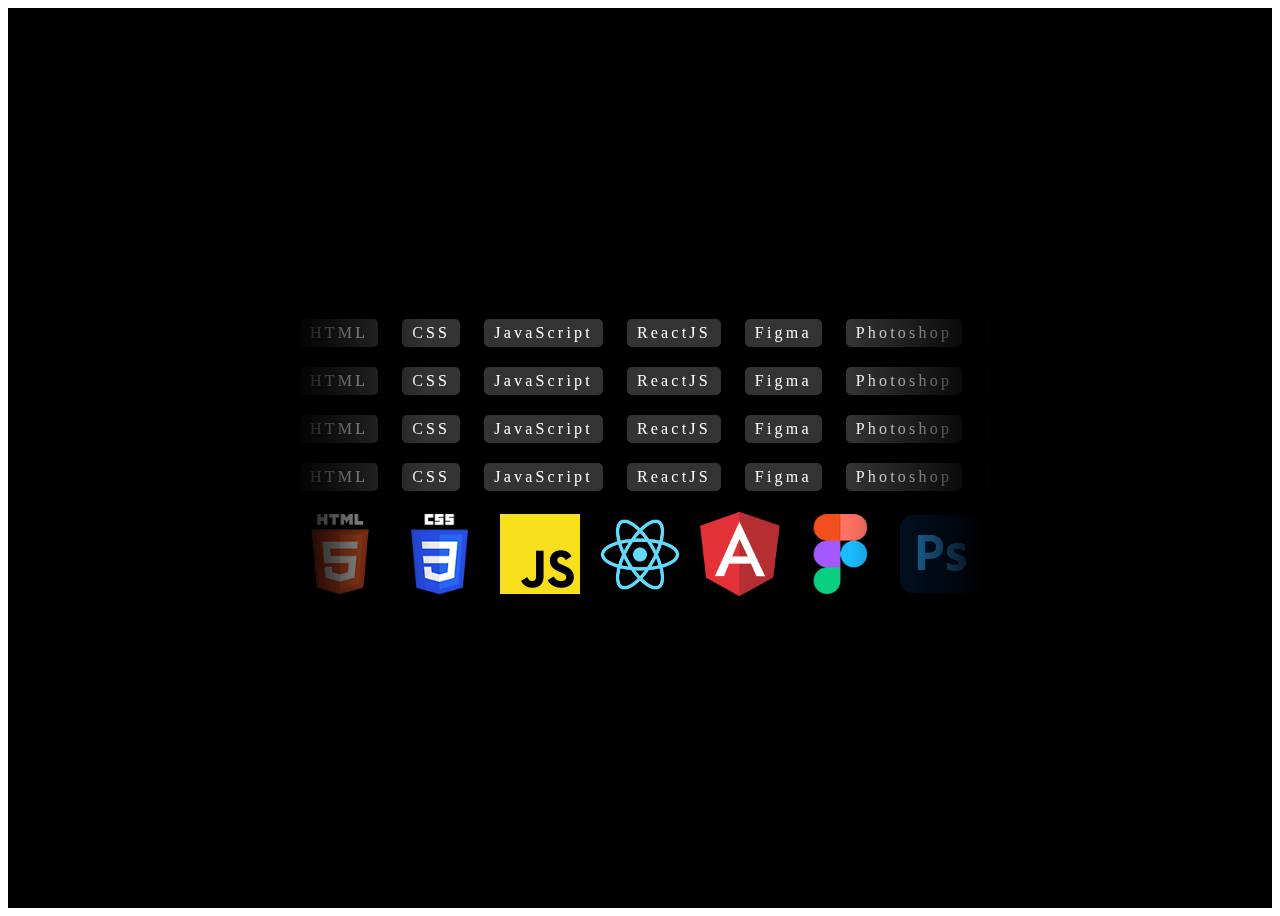
<file: InfiniteScroll-main/index.html>
<!DOCTYPE html>
<html lang="en">
  <head>
    <meta charset="UTF-8" />
    <meta name="viewport" content="width=device-width, initial-scale=1.0" />
    <title>Infinite Scroll</title>
    <!-- <link rel="stylesheet" href="styles.css" /> -->
    <style>
      .scroll_body {
        display: flex;
        justify-content: center;
        align-items: center;
        min-height: 100vh;
        background: #000;
        flex-direction: column;
      }

      .content_scroll {
        position: relative;
        display: flex;
        width: 700px;
        overflow: hidden;
        -webkit-mask-image: linear-gradient(
          90deg,
          transparent,
          #fff 20%,
          #fff 80%,
          transparent
        );
      }

      .content_scroll div {
        white-space: nowrap;
        animation: scroll var(--time) linear infinite;
        animation-delay: calc(var(--time) * -1);
      }

      .content_scroll div:nth-child(2) {
        animation: scroll2 var(--time) linear infinite;
        animation-delay: calc(var(--time) / -2);
      }

      @keyframes scroll {
        0% {
          transform: translateX(100%);
        }

        100% {
          transform: translateX(-100%);
        }
      }

      @keyframes scroll2 {
        0% {
          transform: translateX(0);
        }

        100% {
          transform: translateX(-200%);
        }
      }

      .content_scroll div span {
        display: inline-flex;
        margin: 10px;
        letter-spacing: 0.2em;
        background: #333;
        color: #fff;
        padding: 5px 10px;
        border-radius: 5px;
        transition: 0.5s;
      }

      .content_scroll div span:hover {
        background: #3fd2f9;
        cursor: pointer;
      }

      .scroll_imgBox div {
        display: flex;
        align-items: center;
        justify-content: center;
      }

      .scroll_imgBox img {
        max-width: 100px;
        scale: 0.8;
      }
    </style>
  </head>

  <body>
    <div class="scroll_body">
      <div class="content_scroll" style="--time: 20s">
        <div>
          <span>HTML</span>
          <span>CSS</span>
          <span>JavaScript</span>
          <span>ReactJS</span>
          <span>Figma</span>
          <span>Photoshop</span>
          <span>Premiere Pro</span>
          <span>Figma</span>
          <span>Angular</span>
          <span>Node JS</span>
        </div>
        <div>
          <span>HTML</span>
          <span>CSS</span>
          <span>JavaScript</span>
          <span>ReactJS</span>
          <span>Figma</span>
          <span>Photoshop</span>
          <span>Premiere Pro</span>
          <span>Figma</span>
          <span>Angular</span>
          <span>Node JS</span>
        </div>
      </div>
      <div class="content_scroll" style="--time: 30s">
        <div>
          <span>HTML</span>
          <span>CSS</span>
          <span>JavaScript</span>
          <span>ReactJS</span>
          <span>Figma</span>
          <span>Photoshop</span>
          <span>Premiere Pro</span>
          <span>Figma</span>
          <span>Angular</span>
          <span>Node JS</span>
        </div>
        <div>
          <span>HTML</span>
          <span>CSS</span>
          <span>JavaScript</span>
          <span>ReactJS</span>
          <span>Figma</span>
          <span>Photoshop</span>
          <span>Premiere Pro</span>
          <span>Figma</span>
          <span>Angular</span>
          <span>Node JS</span>
        </div>
      </div>
      <div class="content_scroll" style="--time: 25s">
        <div>
          <span>HTML</span>
          <span>CSS</span>
          <span>JavaScript</span>
          <span>ReactJS</span>
          <span>Figma</span>
          <span>Photoshop</span>
          <span>Premiere Pro</span>
          <span>Figma</span>
          <span>Angular</span>
          <span>Node JS</span>
        </div>
        <div>
          <span>HTML</span>
          <span>CSS</span>
          <span>JavaScript</span>
          <span>ReactJS</span>
          <span>Figma</span>
          <span>Photoshop</span>
          <span>Premiere Pro</span>
          <span>Figma</span>
          <span>Angular</span>
          <span>Node JS</span>
        </div>
      </div>
      <div class="content_scroll" style="--time: 40s">
        <div>
          <span>HTML</span>
          <span>CSS</span>
          <span>JavaScript</span>
          <span>ReactJS</span>
          <span>Figma</span>
          <span>Photoshop</span>
          <span>Premiere Pro</span>
          <span>Figma</span>
          <span>Angular</span>
          <span>Node JS</span>
        </div>
        <div>
          <span>HTML</span>
          <span>CSS</span>
          <span>JavaScript</span>
          <span>ReactJS</span>
          <span>Figma</span>
          <span>Photoshop</span>
          <span>Premiere Pro</span>
          <span>Figma</span>
          <span>Angular</span>
          <span>Node JS</span>
        </div>
      </div>

      <div class="content_scroll scroll_imgBox" style="--time: 25s">
        <div>
          <img src="./images/html.png" alt="" />
          <img src="./images/css.png" alt="" />
          <img src="./images/js.png" alt="" />
          <img src="./images/React.png" alt="" />
          <img src="./images/angular.png" alt="" />
          <img src="./images/figma.png" alt="" />
          <img src="./images/photoshop.png" alt="" />
          <img src="./images/mui.png" alt="" />
          <img src="./images/tailwind.png" alt="" />
          <img src="./images/premierePro.png" alt="" />
        </div>
        <div>
          <img src="./images/html.png" alt="" />
          <img src="./images/css.png" alt="" />
          <img src="./images/js.png" alt="" />
          <img src="./images/React.png" alt="" />
          <img src="./images/angular.png" alt="" />
          <img src="./images/figma.png" alt="" />
          <img src="./images/photoshop.png" alt="" />
          <img src="./images/mui.png" alt="" />
          <img src="./images/tailwind.png" alt="" />
          <img src="./images/premierePro.png" alt="" />
        </div>
      </div>
    </div>
  </body>
</html>
</file>
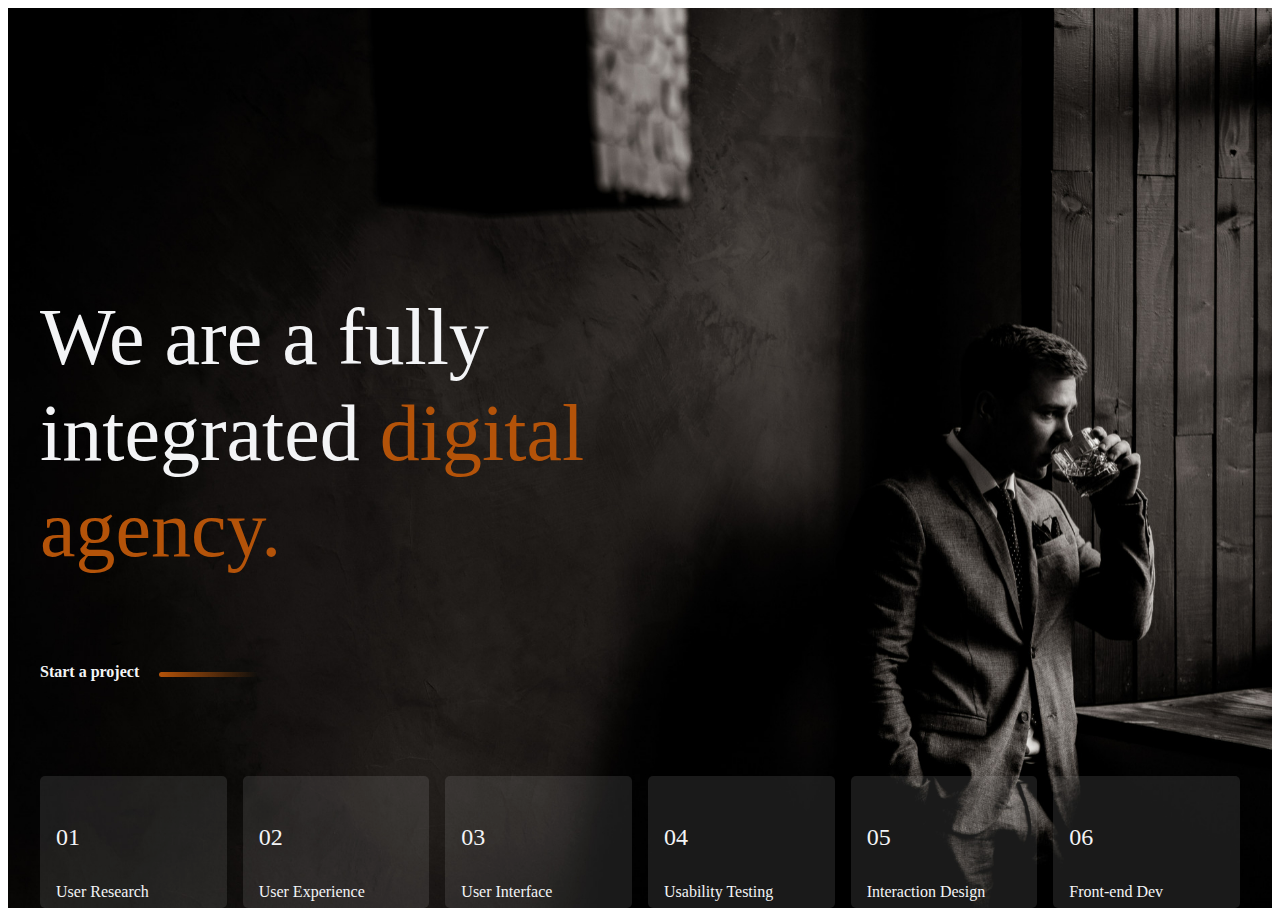
<file: Digital_Agency_Portfolio_19-04-23-main/Digital_Agency_Portfolio_19-04-23-main/index.html>
<!DOCTYPE html>
<html lang="en">

<head>
  <meta charset="UTF-8" />
  <meta http-equiv="X-UA-Compatible" content="IE=edge" />
  <meta name="viewport" content="width=device-width, initial-scale=1.0" />
  <link rel="stylesheet" href="styles.css" />
  <title>Web Design Mastery | Digital Agency Portfolio Page</title>
</head>

<body>

  <div class="about">
    <div class="about__container">
      <div class="about__content">
        <h1>
          We are a fully<br />integrated <span>digital<br />agency.</span>
        </h1>
        <a href="#" class="start__project">Start a project</a>
      </div>
      <div class="about__cards">
        <div class="about__card">
          <h4>01</h4>
          <h5>User Research</h5>
          <p>
            The process of gathering feedback from users to inform the design
            and development of products.
          </p>
        </div>
        <div class="about__card">
          <h4>02</h4>
          <h5>User Experience</h5>
          <p>
            It refers to the overall experience and satisfaction that a person
            has while interacting with a product.
          </p>
        </div>
        <div class="about__card">
          <h4>03</h4>
          <h5>User Interface</h5>
          <p>
            It refers to the design of software products to enable users to
            interact with them in an intuitive manner.
          </p>
        </div>
        <div class="about__card">
          <h4>04</h4>
          <h5>Usability Testing</h5>
          <p>
            A process of evaluating a product or service by testing it with
            representative users.
          </p>
        </div>
        <div class="about__card">
          <h4>05</h4>
          <h5>Interaction Design</h5>
          <p>
            The process of creating digital products that are user-friendly,
            intuitive, and enjoyable to use.
          </p>
        </div>
        <div class="about__card">
          <h4>06</h4>
          <h5>Front-end Dev</h5>
          <p>
            Involves designing the visual and interactive elements of a
            website that users interact with.
          </p>
        </div>
      </div>
    </div>
  </div>
</body>

</html>
</file>
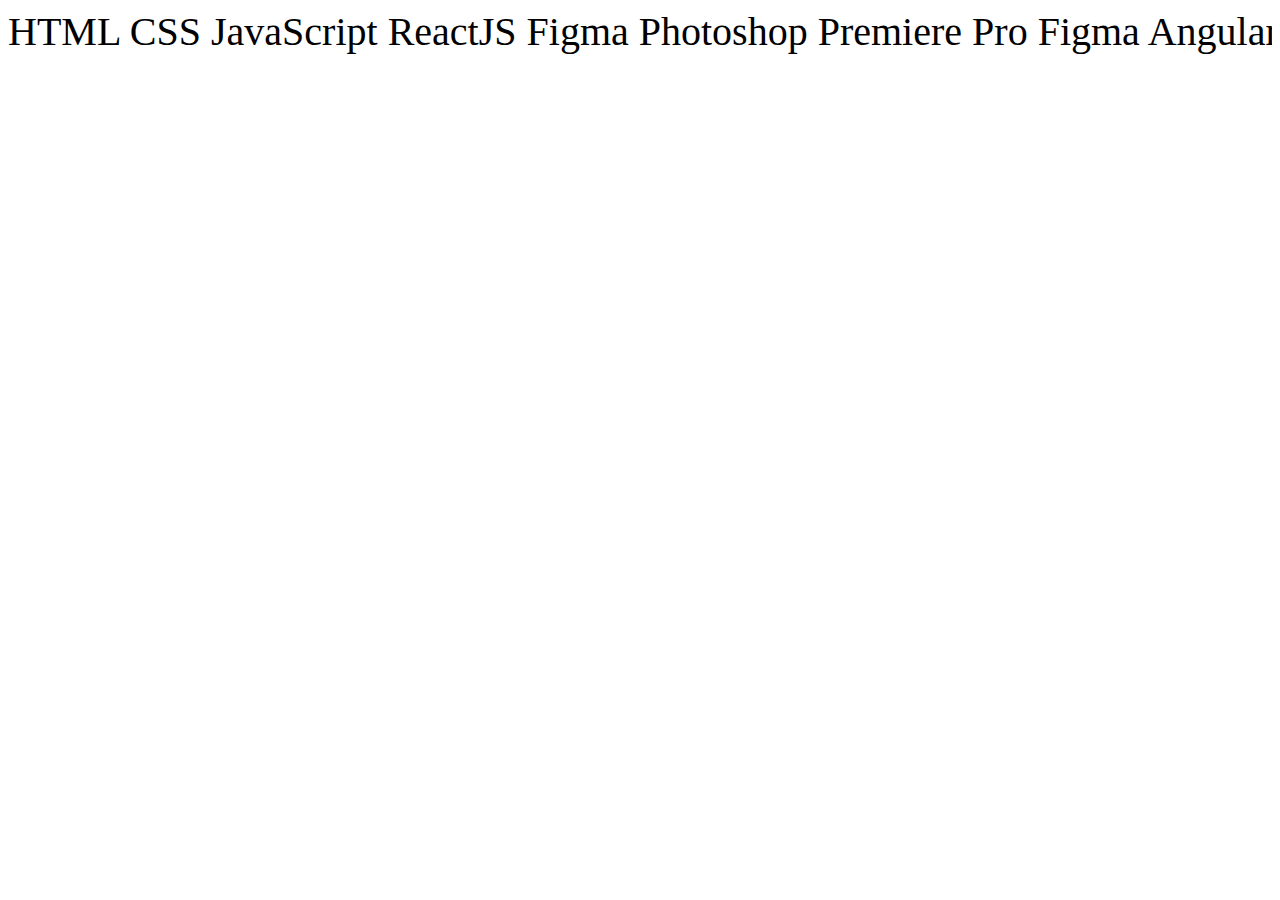
<file: InfiniteScroll-main/Demo/index.html>
<!DOCTYPE html>
<html lang="en">
  <head>
    <meta charset="UTF-8" />
    <meta name="viewport" content="width=device-width, initial-scale=1.0" />
    <title>Document</title>

    <style>
      @keyframes infiniteScroll {
        from {
          transform: translateX(0);
        }
        to {
          transform: translateX(-72%);
        }
      }
      .container {
        width: 100%;
        overflow-x: hidden;
      }
      .horizontal-scrolling-items {
        display: flex;
        font-size: 40px;
        width: 2600px;
        animation-name: infiniteScroll;
        animation-duration: 20s;
        animation-iteration-count: infinite;
        animation-timing-function: linear;
      }
      .horizontal-scrolling-items__item {
        white-space: nowrap;
      }
    </style>
  </head>
  <body>
    <div class="container">
      <div class="horizontal-scrolling-items">
        <div class="horizontal-scrolling-items__item">
          <div>
            <span>HTML</span>
            <span>CSS</span>
            <span>JavaScript</span>
            <span>ReactJS</span>
            <span>Figma</span>
            <span>Photoshop</span>
            <span>Premiere Pro</span>
            <span>Figma</span>
            <span>Angular</span>
            <span>Node JS</span>
          </div>
        </div>

        <div class="horizontal-scrolling-items__item">
          <div>
            <span>HTML</span>
            <span>CSS</span>
            <span>JavaScript</span>
            <span>ReactJS</span>
            <span>Figma</span>
            <span>Photoshop</span>
            <span>Premiere Pro</span>
            <span>Figma</span>
            <span>Angular</span>
            <span>Node 2</span>
          </div>
        </div>
      </div>
    </div>
  </body>
</html>
</file>
<file: InfiniteScroll-main/styles.css>
.scroll_body {
    display: flex;
    justify-content: center;
    align-items: center;
    min-height: 100vh;
    background: #000;
    flex-direction: column;
}


.content_scroll {
    position: relative;
    display: flex;
    width: 700px;
    overflow: hidden;
    -webkit-mask-image: linear-gradient(90deg, transparent, #fff 20%, #fff 80%, transparent)
}

.content_scroll div {
    white-space: nowrap;
    animation: scroll var(--time) linear infinite;
    animation-delay: calc(var(--time)*-1);

}

.content_scroll div:nth-child(2) {
    animation: scroll2 var(--time) linear infinite;
    animation-delay: calc(var(--time)/-2);
}

@keyframes scroll {
    0% {
        transform: translateX(100%);
    }

    100% {
        transform: translateX(-100%);
    }
}

@keyframes scroll2 {
    0% {
        transform: translateX(0);
    }

    100% {
        transform: translateX(-200%);
    }
}

.content_scroll div span {
    display: inline-flex;
    margin: 10px;
    letter-spacing: 0.2em;
    background: #333;
    color: #fff;
    padding: 5px 10px;
    border-radius: 5px;
    transition: 0.5s;
}

.content_scroll div span:hover {
    background: #3fd2f9;
    cursor: pointer;
}

.scroll_imgBox div {
    display: flex;
    align-items: center;
    justify-content: center;
}

.scroll_imgBox img {
    max-width: 100px;
    scale: 0.8;
}
</file>
<file: Digital_Agency_Portfolio_19-04-23-main/Digital_Agency_Portfolio_19-04-23-main/styles.css>
.about {
  background-image: url("assets/bg.jpg");
  background-position: center center;
  background-repeat: no-repeat;
  background-size: cover;
  overflow: hidden;
}

.about__container {
  position: relative;
  min-height: 175vh;
  max-width: 1200px;
  ;
  margin: auto;
  padding: 0 1rem;
}

.about__content {
  height: 100vh;
  display: flex;
  align-items: center;
  justify-content: center;
  flex-direction: column;
  text-align: center;
}

.about__content h1 {
  font-size: 3rem;
  line-height: 4rem;
  font-weight: 300;
  color: #f3f4f6;
}

.about__content h1 span {
  color: #b45309;
}

.about__content .start__project {
  text-decoration: none;
  margin-top: 2rem;
  color: #f3f4f6;
  font-weight: 600;
  position: relative;
}

.about__content .start__project::before {
  content: "";
  position: absolute;
  top: 50%;
  right: -120%;
  height: 5px;
  width: 100%;
  border-radius: 5px;
  background-image: linear-gradient(to right,
      #b45309,
      rgba(0, 0, 0, 0));
}

.about__cards {
  position: absolute;
  bottom: 0;
  width: calc(100% - 2rem);
  display: grid;
  grid-template-columns: repeat(2, 1fr);
  gap: 1rem;
  align-items: end;
}

.about__card {
  padding: 1rem;
  border-radius: 5px;
  background-color: rgba(255, 255, 255, 0.1);
  color: #f3f4f6;
  height: max-content;
  cursor: pointer;
  transition: 0.5s;
}

.about__card h4 {
  font-size: 1.5rem;
  font-weight: 300;
}

.about__card h5 {
  font-size: 1rem;
  font-weight: 500;
}

.about__card p {
  margin-top: 1.2rem;
  font-size: 0.9rem;
  transition: 0.3s;
}

@media (min-width: 640px) {
  .about__container {
    min-height: 150vh;
  }

  .about__content {
    align-items: flex-start;
    text-align: left;
  }

  .about__content h1 {
    font-size: 4rem;
    line-height: 5rem;
  }

  .about__cards {
    grid-template-columns: repeat(3, 1fr);
  }
}

@media (min-width: 780px) {


  .about__container {
    min-height: 100vh;
  }

  .about__content h1 {
    font-size: 5rem;
    line-height: 6rem;
  }

  .about__cards {
    grid-template-columns: repeat(6, 1fr);
  }

  .about__card {
    height: 100px;
  }

  .about__card:hover {
    height: 250px;
  }
}
</file>
